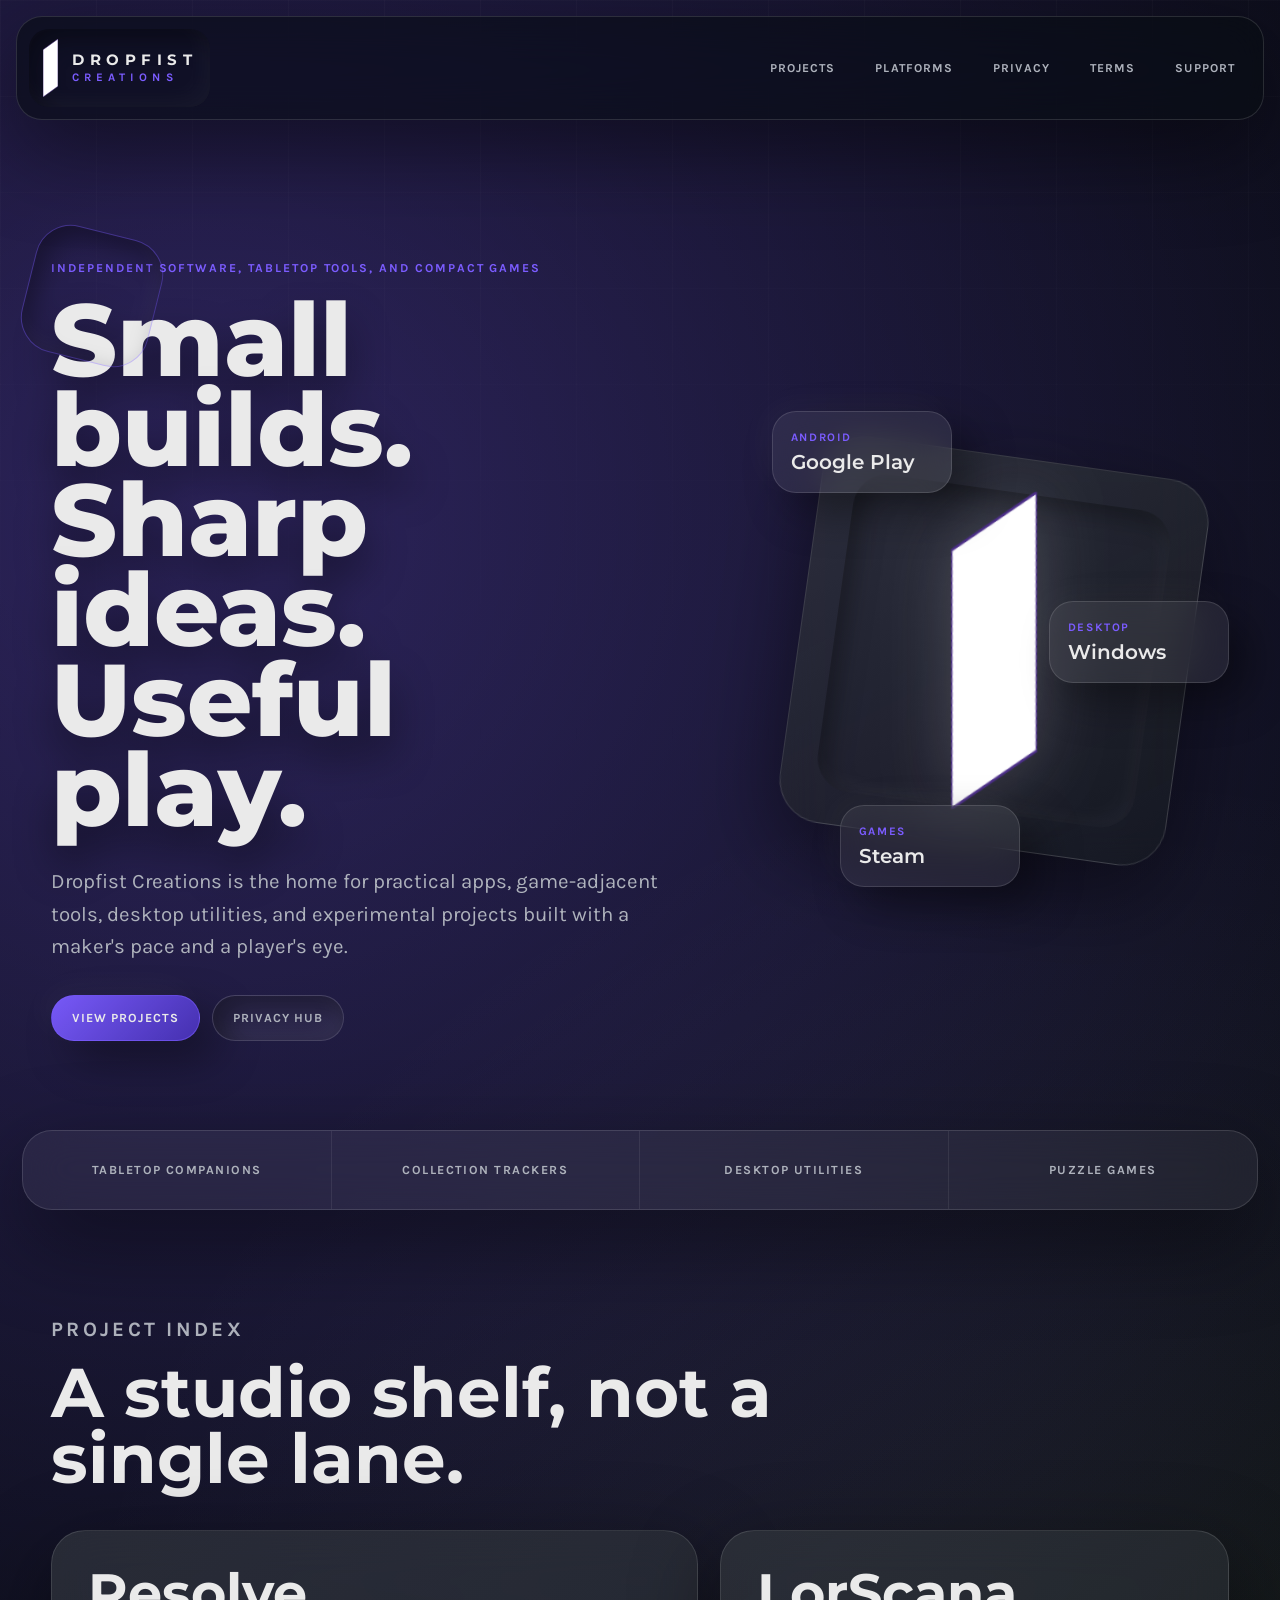
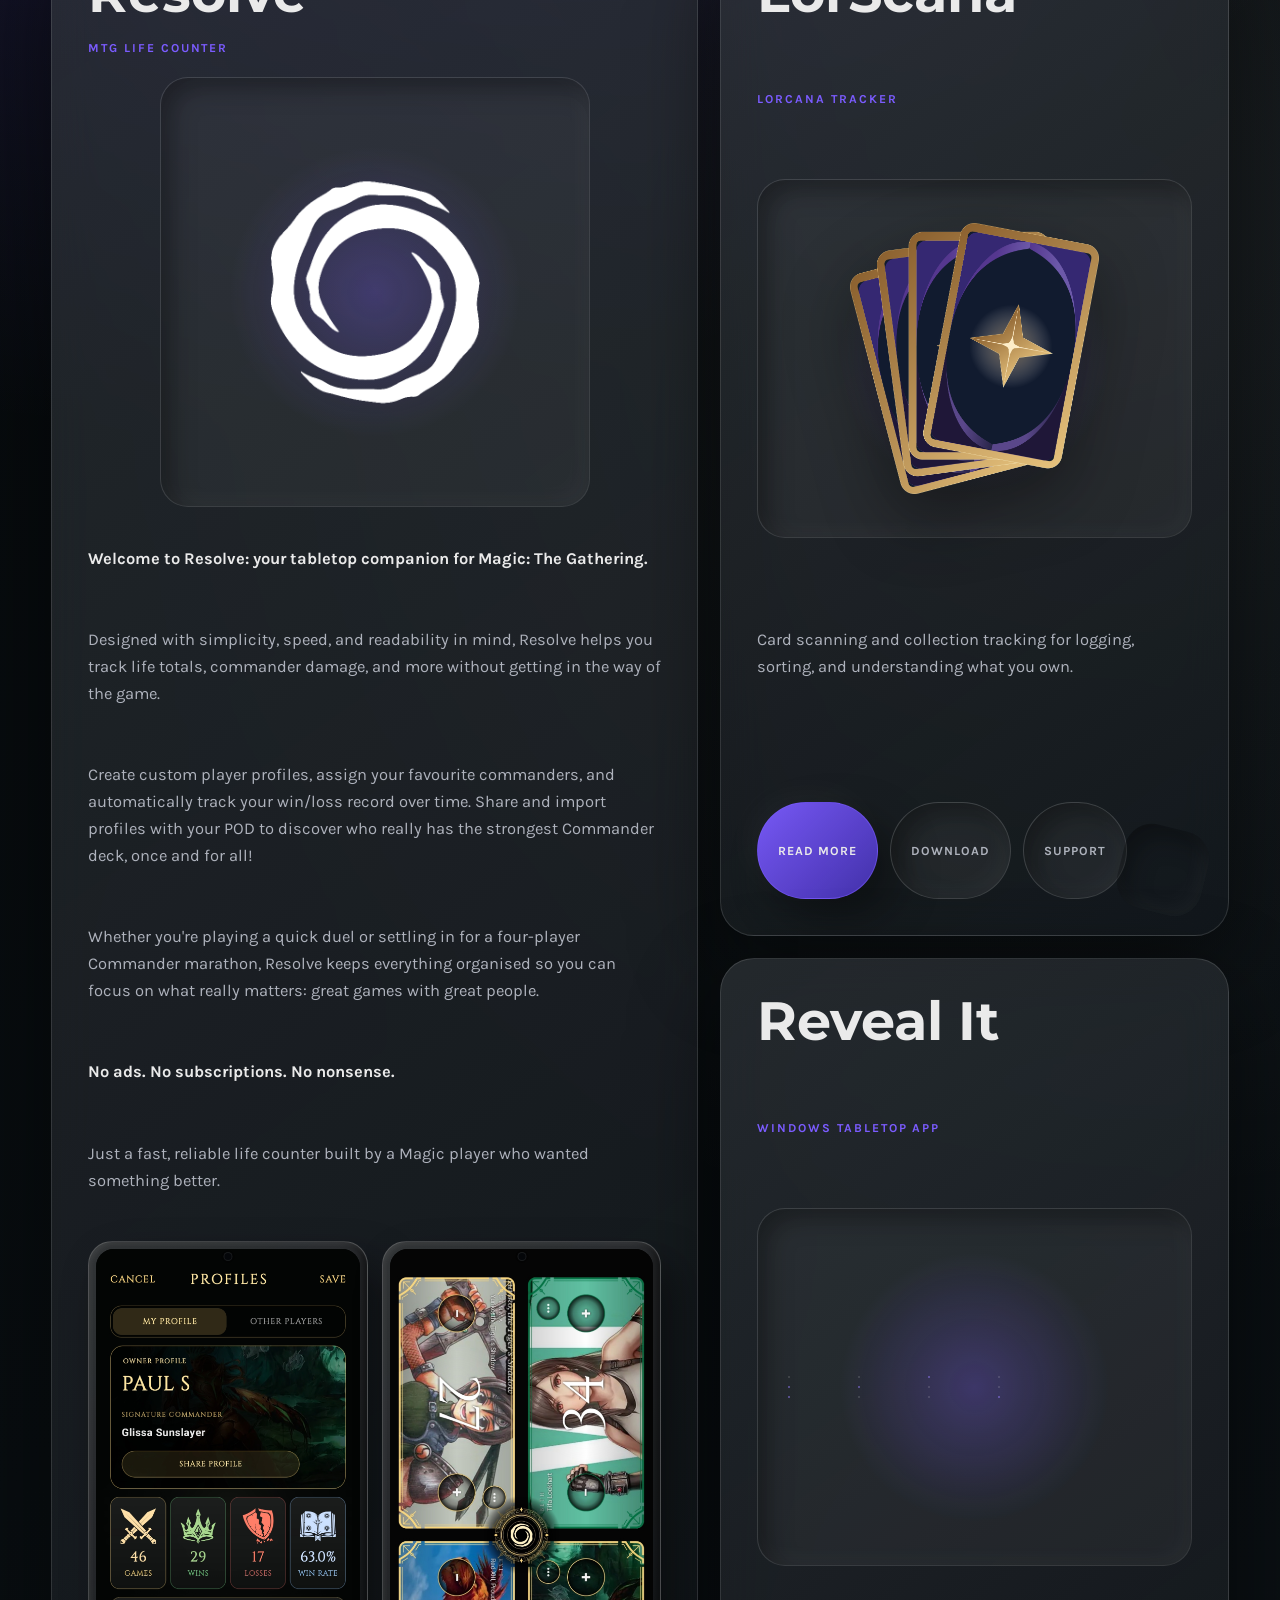
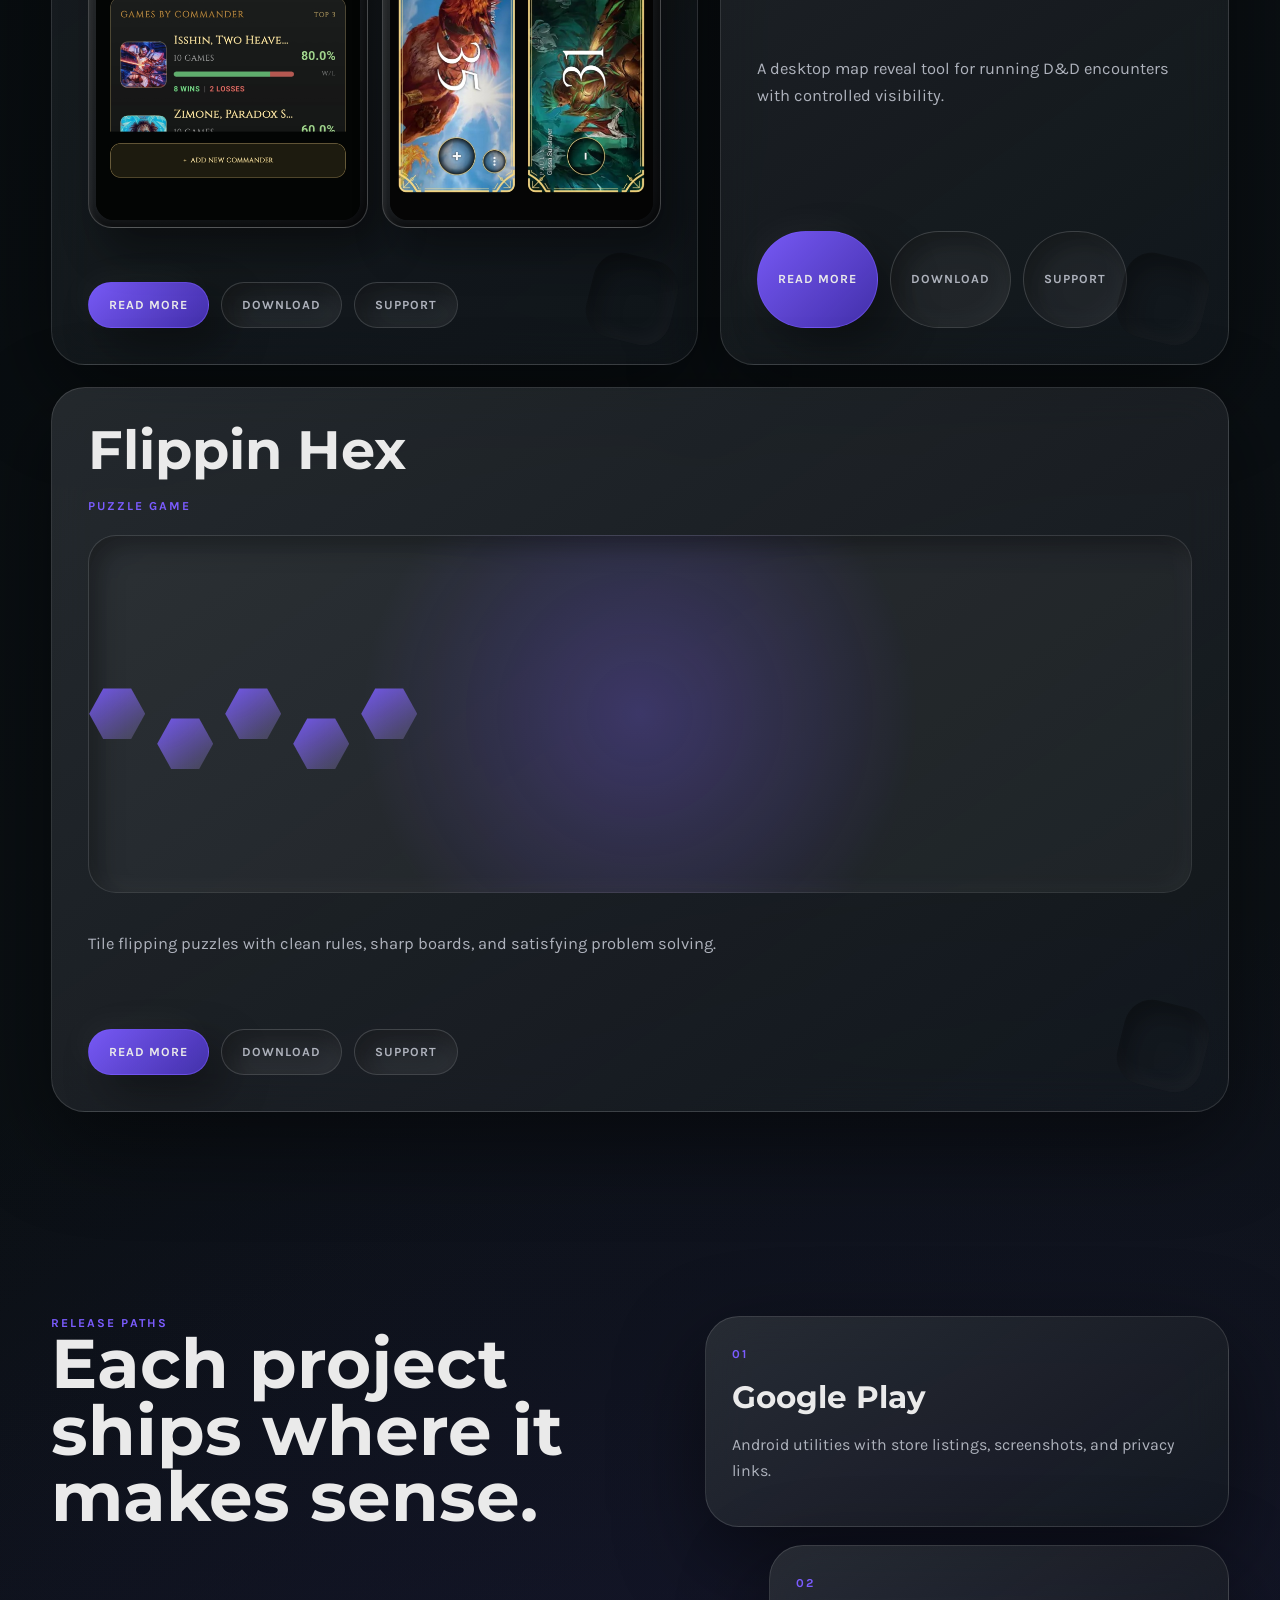
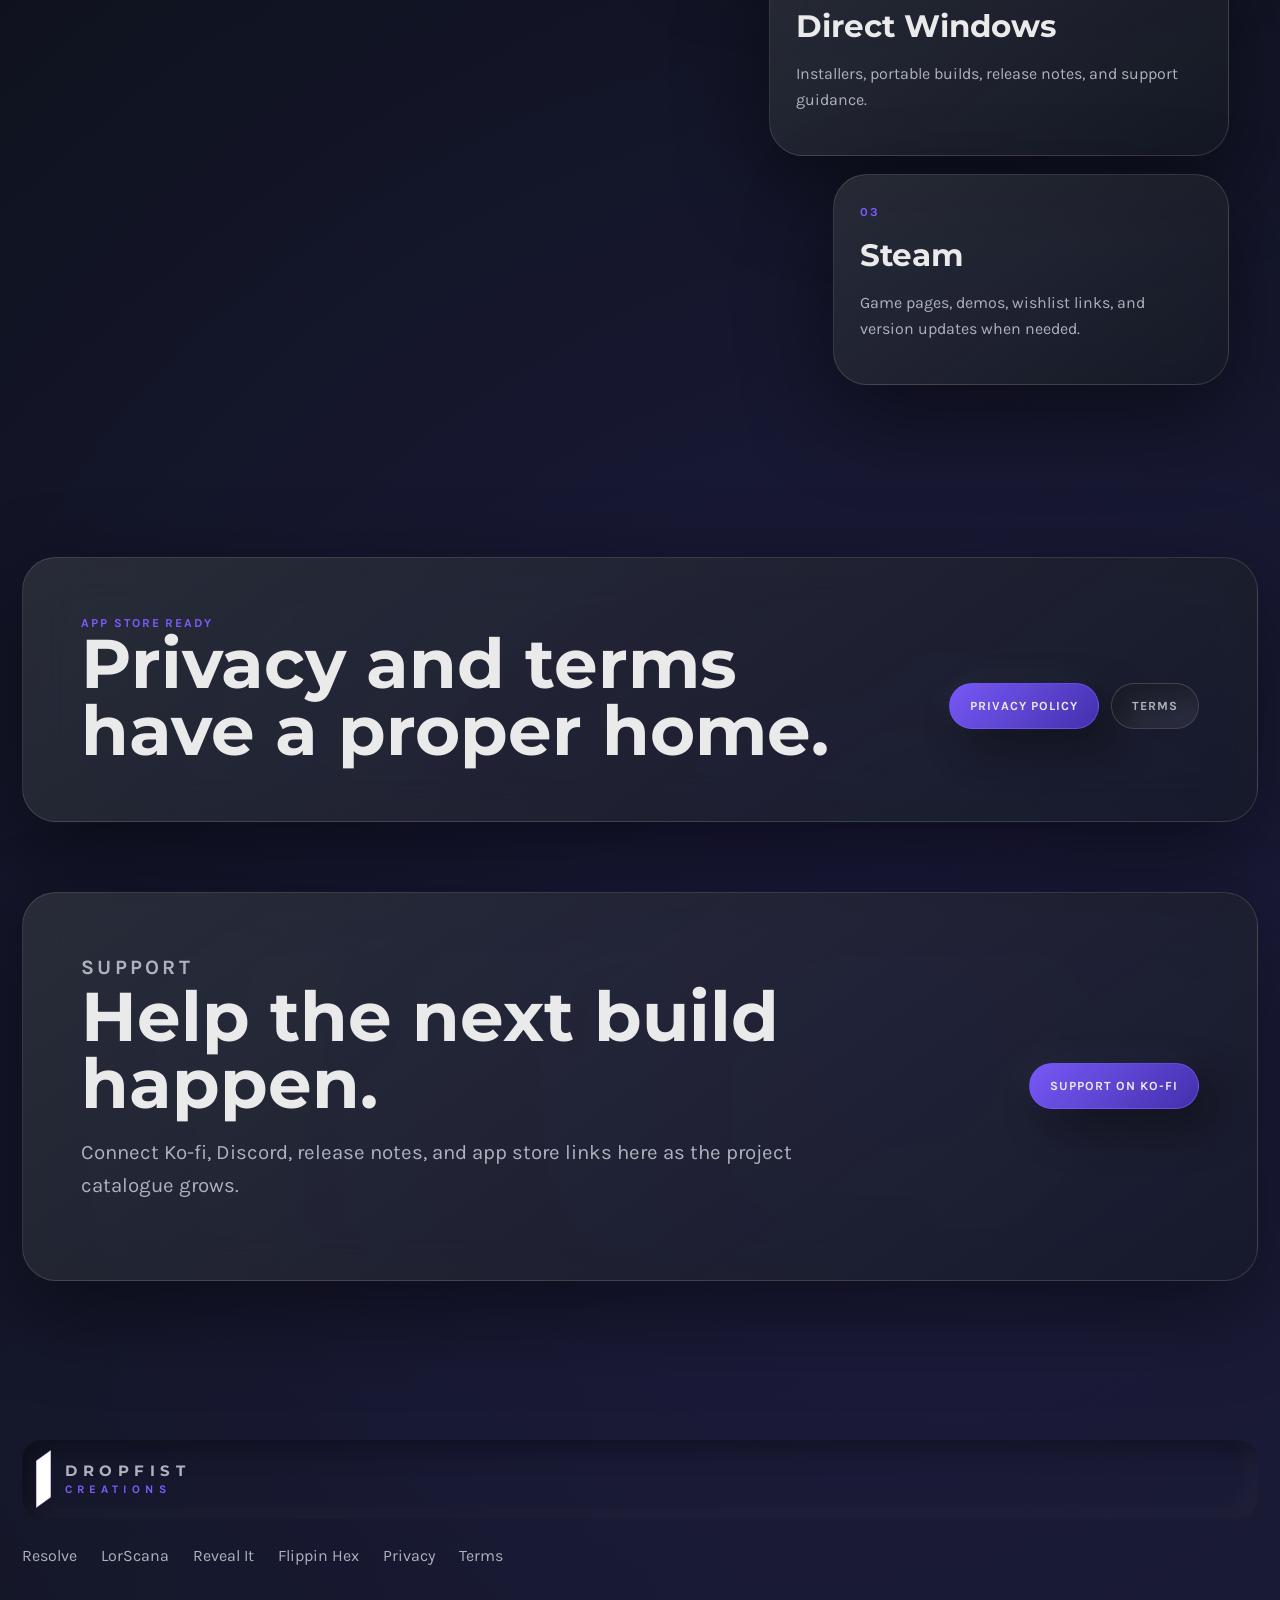
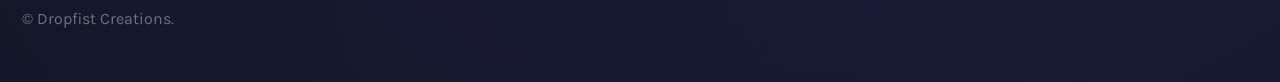
<file: index.html>
<!DOCTYPE html>
<html lang="en">
<head>
  <meta charset="UTF-8" />
  <meta name="viewport" content="width=device-width, initial-scale=1.0" />
  <meta name="description" content="Dropfist Creations builds tabletop apps, collection tools, desktop utilities, and games." />
  <title>Dropfist Creations | Apps, Tools & Playable Ideas</title>
  <link rel="preconnect" href="https://fonts.googleapis.com" />
  <link rel="preconnect" href="https://fonts.gstatic.com" crossorigin />
  <link href="https://fonts.googleapis.com/css2?family=Karla:wght@400;500;600;700&family=Montserrat:wght@500;600;700;800&display=swap" rel="stylesheet" />
  <link rel="stylesheet" href="styles.css" />
</head>
<body>
  <header class="site-header">
    <a class="brand" href="index.html#top" aria-label="Dropfist Creations home">
      <img src="assets/dropfist-creations-logo.svg" alt="" />
      <span><strong>Dropfist</strong><small>Creations</small></span>
    </a>
    <nav class="desktop-nav" aria-label="Main navigation">
      <a href="#work">Projects</a>
      <a href="#release-paths">Platforms</a>
      <a href="privacy.html">Privacy</a>
      <a href="terms.html">Terms</a>
      <a href="#support">Support</a>
    </nav>
    <details class="mobile-nav">
      <summary aria-label="Open navigation"><span></span><span></span><span></span></summary>
      <div>
        <a href="#work">Projects</a>
        <a href="#release-paths">Platforms</a>
        <a href="privacy.html">Privacy</a>
        <a href="terms.html">Terms</a>
        <a href="#support">Support</a>
      </div>
    </details>
  </header>

  <main id="top">
    <section class="hero">
      <div class="hero-copy">
        <p class="eyebrow">Independent software, tabletop tools, and compact games</p>
        <h1>Small builds. Sharp ideas. Useful play.</h1>
        <p>
          Dropfist Creations is the home for practical apps, game-adjacent tools,
          desktop utilities, and experimental projects built with a maker's pace
          and a player's eye.
        </p>
        <div class="hero-actions">
          <a class="button" href="#work">View Projects</a>
          <a class="button secondary" href="privacy.html">Privacy Hub</a>
        </div>
      </div>
      <div class="hero-mark" aria-hidden="true">
        <div class="mark-orbit">
          <img src="assets/dropfist-creations-logo.svg" alt="" />
        </div>
        <div class="signal-card one"><span>Android</span><strong>Google Play</strong></div>
        <div class="signal-card two"><span>Desktop</span><strong>Windows</strong></div>
        <div class="signal-card three"><span>Games</span><strong>Steam</strong></div>
      </div>
    </section>

    <section class="ticker" aria-label="Project categories">
      <span>Tabletop companions</span>
      <span>Collection trackers</span>
      <span>Desktop utilities</span>
      <span>Puzzle games</span>
    </section>

    <section id="work" class="section">
      <div class="section-head">
        <p class="eyebrow">Project Index</p>
        <h2>A studio shelf, not a single lane.</h2>
      </div>
      <div class="bento-grid">
        <article class="project-tile feature-tile">
          <h3>Resolve</h3>
          <p class="eyebrow">MTG life counter</p>
          <div class="tile-visual resolve-visual"><img src="assets/resolve-logo.png" alt="" /></div>
          <p><strong>Welcome to Resolve: your tabletop companion for Magic: The Gathering.</strong></p>
          <p>Designed with simplicity, speed, and readability in mind, Resolve helps you track life totals, commander damage, and more without getting in the way of the game.</p>
          <p>Create custom player profiles, assign your favourite commanders, and automatically track your win/loss record over time. Share and import profiles with your POD to discover who really has the strongest Commander deck, once and for all!</p>
          <p>Whether you're playing a quick duel or settling in for a four-player Commander marathon, Resolve keeps everything organised so you can focus on what really matters: great games with great people.</p>
          <p><strong>No ads. No subscriptions. No nonsense.</strong></p>
          <p>Just a fast, reliable life counter built by a Magic player who wanted something better.</p>
          <div class="app-shots" aria-label="Resolve app screenshots">
            <figure class="phone-frame">
              <img src="assets/resolve-screens/resolve-001.png" alt="Resolve profile screen" />
            </figure>
            <figure class="phone-frame">
              <img src="assets/resolve-screens/resolve-006.png" alt="Resolve four player game screen" />
            </figure>
          </div>
          <div class="tile-actions">
            <a href="resolve.html">Read More</a>
            <a href="resolve.html#downloads">Download</a>
            <a href="https://ko-fi.com/dropfistcreations" target="_blank" rel="noopener noreferrer">Support</a>
          </div>
        </article>

        <article class="project-tile scan-tile">
          <h3>LorScana</h3>
          <p class="eyebrow">Lorcana tracker</p>
          <div class="tile-visual lorscana-visual"><img src="assets/lorscana-logo.png" alt="" /></div>
          <p>Card scanning and collection tracking for logging, sorting, and understanding what you own.</p>
          <div class="tile-actions">
            <a href="lorscana.html">Read More</a>
            <a href="lorscana.html#downloads">Download</a>
            <a href="https://ko-fi.com/dropfistcreations" target="_blank" rel="noopener noreferrer">Support</a>
          </div>
        </article>

        <article class="project-tile map-tile">
          <h3>Reveal It</h3>
          <p class="eyebrow">Windows tabletop app</p>
          <div class="map-board" aria-hidden="true">
            <span></span><span></span><span></span><span></span>
            <span></span><span></span><span></span><span></span>
            <span></span><span></span><span></span><span></span>
          </div>
          <p>A desktop map reveal tool for running D&D encounters with controlled visibility.</p>
          <div class="tile-actions">
            <a href="reveal-it.html">Read More</a>
            <a href="reveal-it.html#downloads">Download</a>
            <a href="https://ko-fi.com/dropfistcreations" target="_blank" rel="noopener noreferrer">Support</a>
          </div>
        </article>

        <article class="project-tile hex-tile">
          <h3>Flippin Hex</h3>
          <p class="eyebrow">Puzzle game</p>
          <div class="hex-cluster" aria-hidden="true"><span></span><span></span><span></span><span></span><span></span></div>
          <p>Tile flipping puzzles with clean rules, sharp boards, and satisfying problem solving.</p>
          <div class="tile-actions">
            <a href="flippin-hex.html">Read More</a>
            <a href="flippin-hex.html#downloads">Download</a>
            <a href="https://ko-fi.com/dropfistcreations" target="_blank" rel="noopener noreferrer">Support</a>
          </div>
        </article>
      </div>
    </section>

    <section id="release-paths" class="section release-section">
      <div>
        <p class="eyebrow">Release Paths</p>
        <h2>Each project ships where it makes sense.</h2>
      </div>
      <div class="release-river">
        <article><span>01</span><h3>Google Play</h3><p>Android utilities with store listings, screenshots, and privacy links.</p></article>
        <article><span>02</span><h3>Direct Windows</h3><p>Installers, portable builds, release notes, and support guidance.</p></article>
        <article><span>03</span><h3>Steam</h3><p>Game pages, demos, wishlist links, and version updates when needed.</p></article>
      </div>
    </section>

    <section id="legal" class="section legal-strip">
      <div>
        <p class="eyebrow">App Store Ready</p>
        <h2>Privacy and terms have a proper home.</h2>
      </div>
      <div class="legal-actions">
        <a href="privacy.html">Privacy Policy</a>
        <a href="terms.html">Terms</a>
      </div>
    </section>

    <section id="support" class="support-panel">
      <div>
        <p class="eyebrow">Support</p>
        <h2>Help the next build happen.</h2>
        <p>Connect Ko-fi, Discord, release notes, and app store links here as the project catalogue grows.</p>
      </div>
      <a class="button" href="https://ko-fi.com/dropfistcreations" target="_blank" rel="noopener noreferrer">Support On Ko-fi</a>
    </section>
  </main>

  <footer class="site-footer">
    <a class="brand" href="#top" aria-label="Dropfist Creations home">
      <img src="assets/dropfist-creations-logo.svg" alt="" />
      <span><strong>Dropfist</strong><small>Creations</small></span>
    </a>
    <nav aria-label="Footer navigation">
      <a href="resolve.html">Resolve</a>
      <a href="lorscana.html">LorScana</a>
      <a href="reveal-it.html">Reveal It</a>
      <a href="flippin-hex.html">Flippin Hex</a>
      <a href="privacy.html">Privacy</a>
      <a href="terms.html">Terms</a>
    </nav>
    <p>&copy; Dropfist Creations.</p>
  </footer>
</body>
</html>
</file>
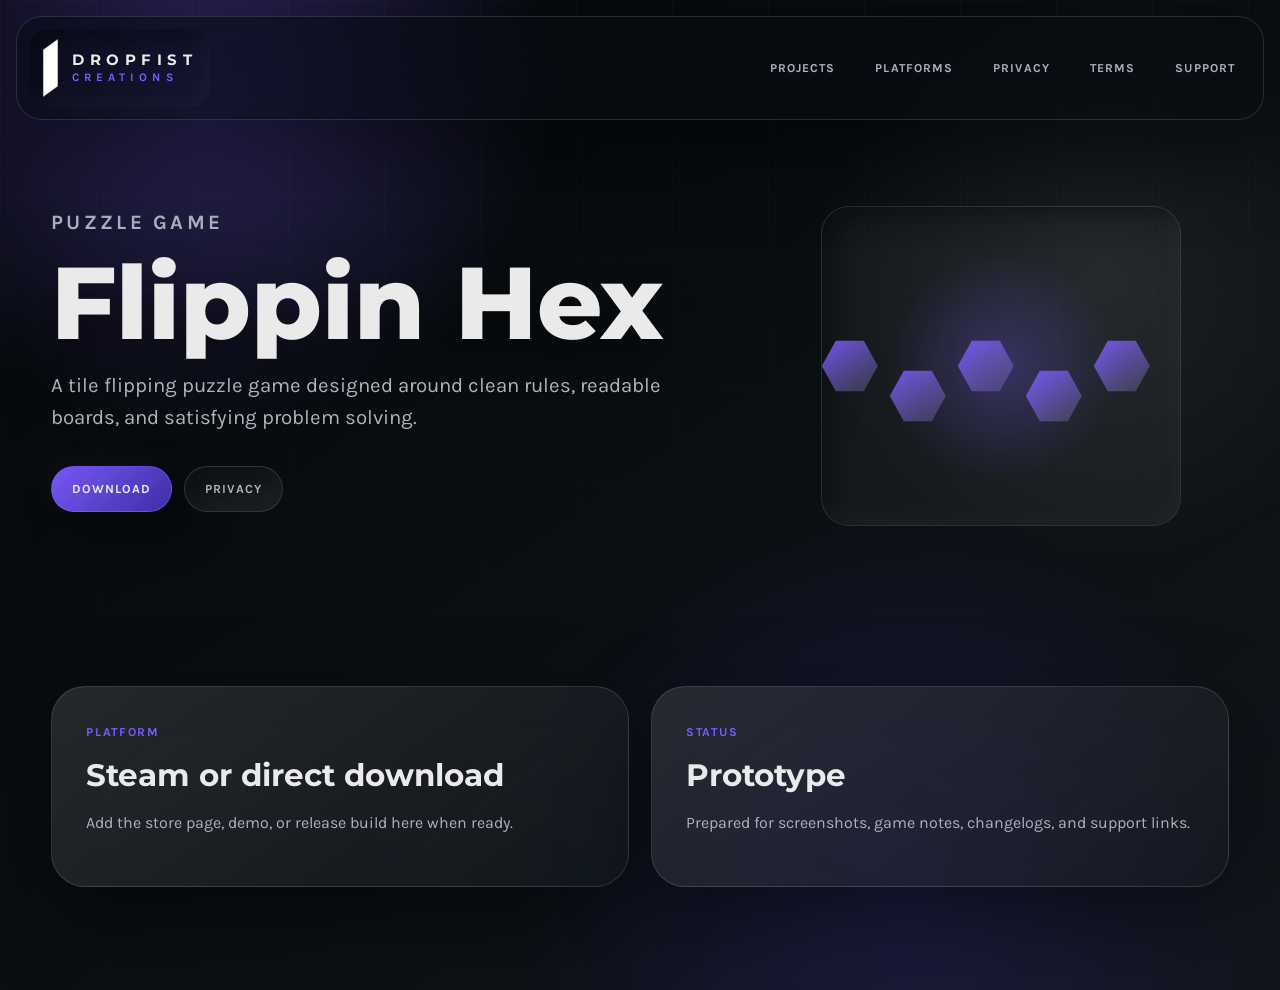
<file: flippin-hex.html>
<!DOCTYPE html>
<html lang="en">
<head>
  <meta charset="UTF-8" />
  <meta name="viewport" content="width=device-width, initial-scale=1.0" />
  <meta name="description" content="Flippin Hex is a Dropfist Creations tile flipping puzzle game." />
  <title>Flippin Hex | Dropfist Creations</title>
  <link rel="preconnect" href="https://fonts.googleapis.com" />
  <link rel="preconnect" href="https://fonts.gstatic.com" crossorigin />
  <link href="https://fonts.googleapis.com/css2?family=Karla:wght@400;500;600;700&family=Montserrat:wght@500;600;700;800&display=swap" rel="stylesheet" />
  <link rel="stylesheet" href="styles.css" />
</head>
<body>
  <header class="site-header">
    <a class="brand" href="index.html#top" aria-label="Dropfist Creations home"><img src="assets/dropfist-creations-logo.svg" alt="" /><span><strong>Dropfist</strong><small>Creations</small></span></a>
    <nav class="desktop-nav" aria-label="Main navigation"><a href="index.html#work">Projects</a><a href="index.html#release-paths">Platforms</a><a href="privacy.html">Privacy</a><a href="terms.html">Terms</a><a href="index.html#support">Support</a></nav>
    <details class="mobile-nav"><summary aria-label="Open navigation"><span></span><span></span><span></span></summary><div><a href="index.html#work">Projects</a><a href="index.html#release-paths">Platforms</a><a href="privacy.html">Privacy</a><a href="terms.html">Terms</a><a href="index.html#support">Support</a></div></details>
  </header>
  <main>
    <section class="page-hero">
      <div>
        <p class="eyebrow">Puzzle game</p>
        <h1>Flippin Hex</h1>
        <p>A tile flipping puzzle game designed around clean rules, readable boards, and satisfying problem solving.</p>
        <div class="hero-actions"><a class="button" href="#downloads">Download</a><a class="button secondary" href="privacy.html#flippin-hex">Privacy</a></div>
      </div>
      <div class="page-visual hex-cluster" aria-hidden="true"><span></span><span></span><span></span><span></span><span></span></div>
    </section>
    <section id="downloads" class="section info-grid">
      <article class="info-card"><span>Platform</span><h2>Steam or direct download</h2><p>Add the store page, demo, or release build here when ready.</p></article>
      <article class="info-card"><span>Status</span><h2>Prototype</h2><p>Prepared for screenshots, game notes, changelogs, and support links.</p></article>
    </section>
  </main>
</body>
</html>
</file>
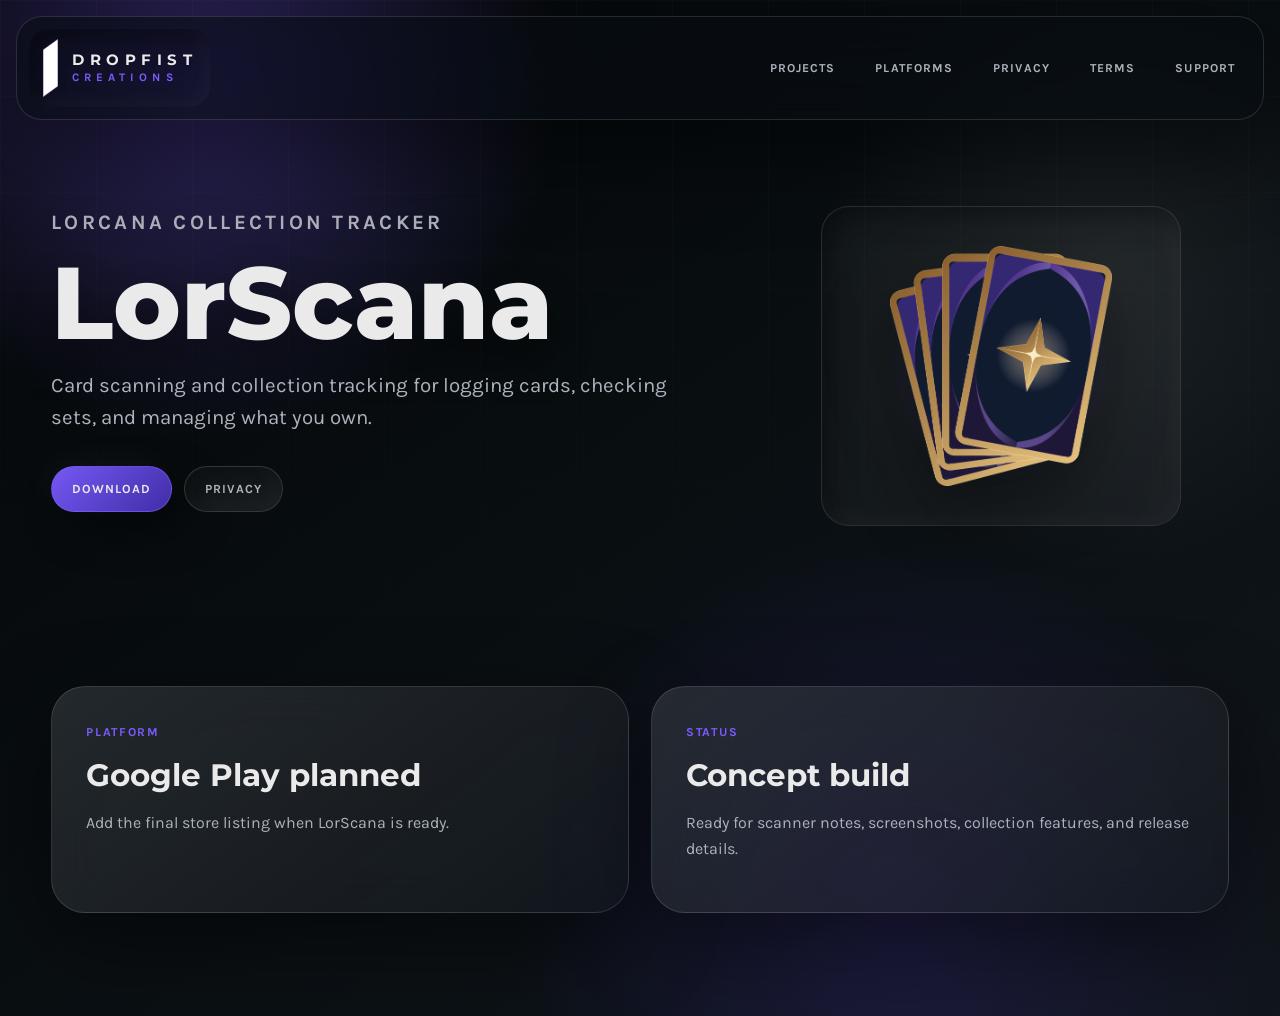
<file: lorscana.html>
<!DOCTYPE html>
<html lang="en">
<head>
  <meta charset="UTF-8" />
  <meta name="viewport" content="width=device-width, initial-scale=1.0" />
  <meta name="description" content="LorScana is a Dropfist Creations Lorcana scanner and collection tracker." />
  <title>LorScana | Dropfist Creations</title>
  <link rel="preconnect" href="https://fonts.googleapis.com" />
  <link rel="preconnect" href="https://fonts.gstatic.com" crossorigin />
  <link href="https://fonts.googleapis.com/css2?family=Karla:wght@400;500;600;700&family=Montserrat:wght@500;600;700;800&display=swap" rel="stylesheet" />
  <link rel="stylesheet" href="styles.css" />
</head>
<body>
  <header class="site-header">
    <a class="brand" href="index.html#top" aria-label="Dropfist Creations home"><img src="assets/dropfist-creations-logo.svg" alt="" /><span><strong>Dropfist</strong><small>Creations</small></span></a>
    <nav class="desktop-nav" aria-label="Main navigation"><a href="index.html#work">Projects</a><a href="index.html#release-paths">Platforms</a><a href="privacy.html">Privacy</a><a href="terms.html">Terms</a><a href="index.html#support">Support</a></nav>
    <details class="mobile-nav"><summary aria-label="Open navigation"><span></span><span></span><span></span></summary><div><a href="index.html#work">Projects</a><a href="index.html#release-paths">Platforms</a><a href="privacy.html">Privacy</a><a href="terms.html">Terms</a><a href="index.html#support">Support</a></div></details>
  </header>
  <main>
    <section class="page-hero">
      <div>
        <p class="eyebrow">Lorcana collection tracker</p>
        <h1>LorScana</h1>
        <p>Card scanning and collection tracking for logging cards, checking sets, and managing what you own.</p>
        <div class="hero-actions"><a class="button" href="#downloads">Download</a><a class="button secondary" href="privacy.html#lorscana">Privacy</a></div>
      </div>
      <div class="page-visual lorscana-visual"><img src="assets/lorscana-logo.png" alt="" /></div>
    </section>
    <section id="downloads" class="section info-grid">
      <article class="info-card"><span>Platform</span><h2>Google Play planned</h2><p>Add the final store listing when LorScana is ready.</p></article>
      <article class="info-card"><span>Status</span><h2>Concept build</h2><p>Ready for scanner notes, screenshots, collection features, and release details.</p></article>
    </section>
  </main>
</body>
</html>
</file>
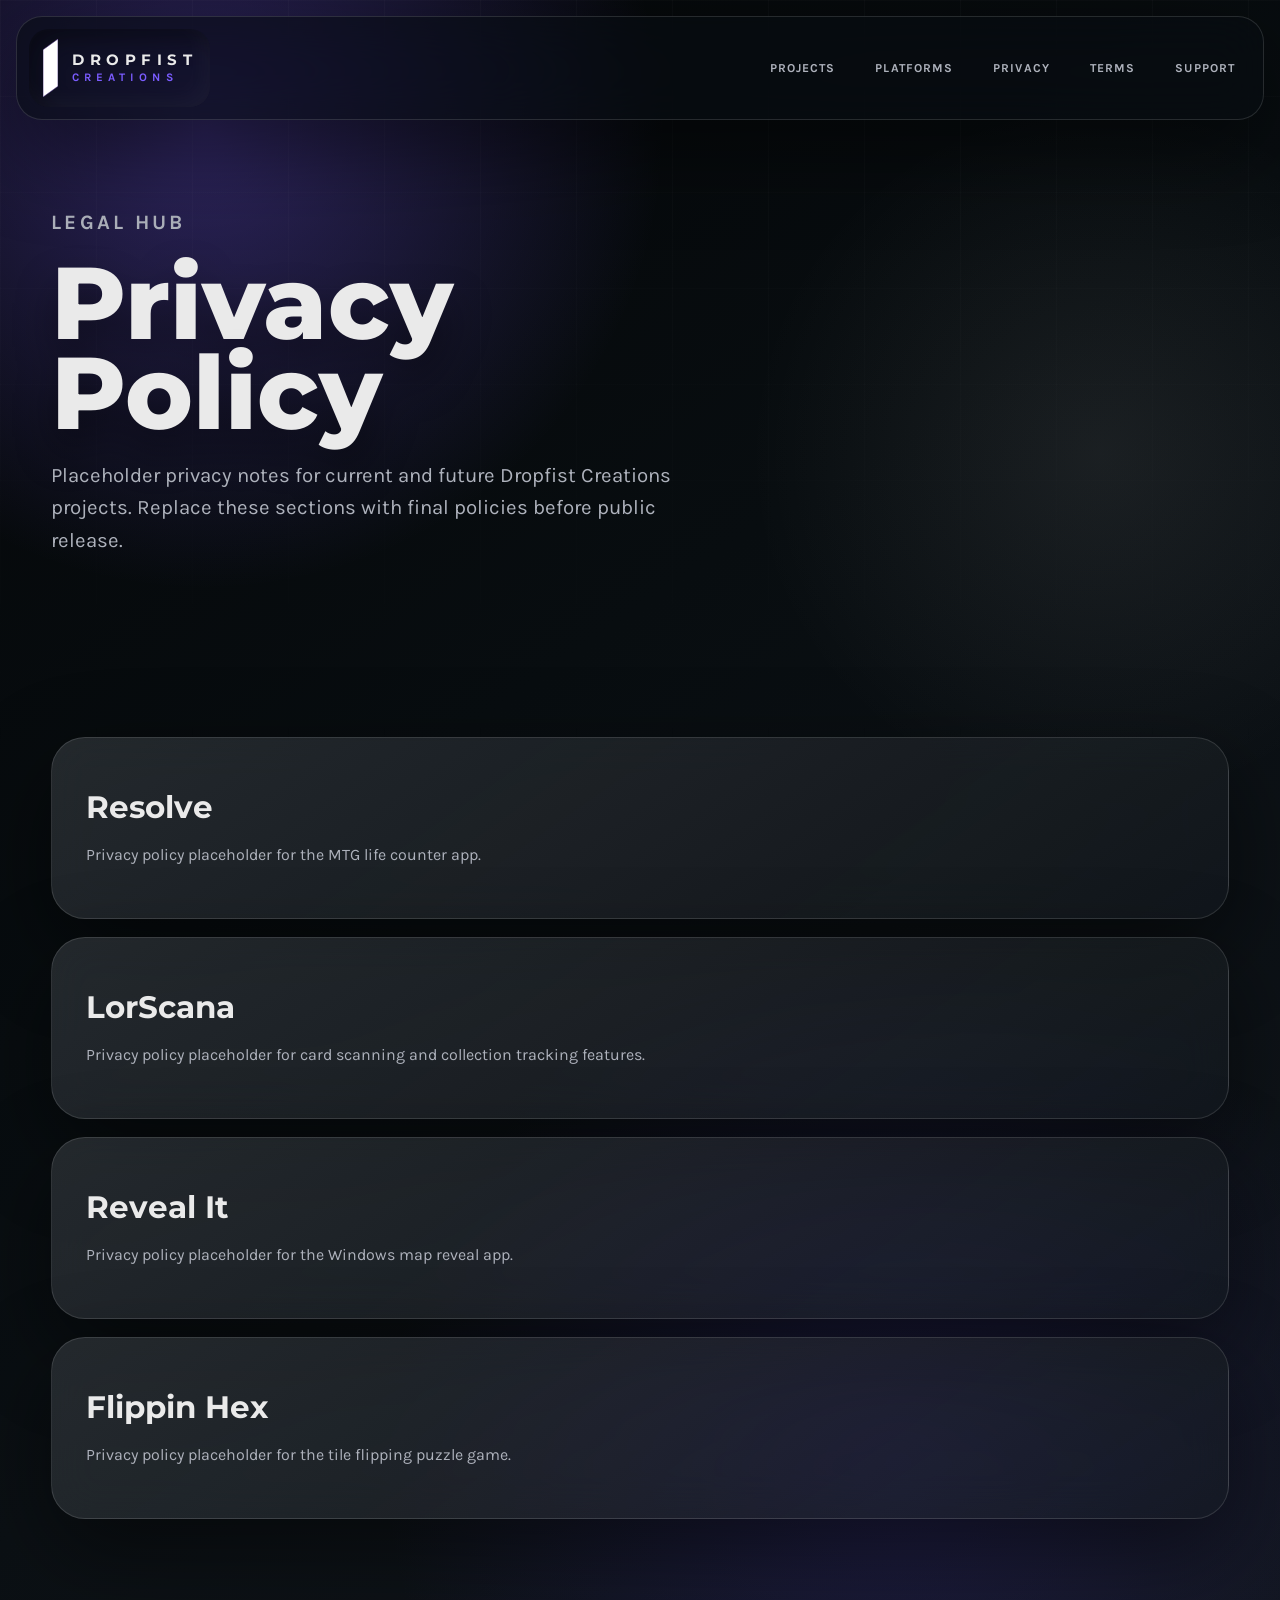
<file: privacy.html>
<!DOCTYPE html>
<html lang="en">
<head>
  <meta charset="UTF-8" />
  <meta name="viewport" content="width=device-width, initial-scale=1.0" />
  <meta name="description" content="Privacy policy hub for Dropfist Creations apps, tools, and games." />
  <title>Privacy Policy | Dropfist Creations</title>
  <link rel="preconnect" href="https://fonts.googleapis.com" />
  <link rel="preconnect" href="https://fonts.gstatic.com" crossorigin />
  <link href="https://fonts.googleapis.com/css2?family=Karla:wght@400;500;600;700&family=Montserrat:wght@500;600;700;800&display=swap" rel="stylesheet" />
  <link rel="stylesheet" href="styles.css" />
</head>
<body>
  <header class="site-header">
    <a class="brand" href="index.html#top" aria-label="Dropfist Creations home"><img src="assets/dropfist-creations-logo.svg" alt="" /><span><strong>Dropfist</strong><small>Creations</small></span></a>
    <nav class="desktop-nav" aria-label="Main navigation"><a href="index.html#work">Projects</a><a href="index.html#release-paths">Platforms</a><a href="privacy.html">Privacy</a><a href="terms.html">Terms</a><a href="index.html#support">Support</a></nav>
    <details class="mobile-nav"><summary aria-label="Open navigation"><span></span><span></span><span></span></summary><div><a href="index.html#work">Projects</a><a href="index.html#release-paths">Platforms</a><a href="privacy.html">Privacy</a><a href="terms.html">Terms</a><a href="index.html#support">Support</a></div></details>
  </header>
  <main>
    <section class="page-hero">
      <div><p class="eyebrow">Legal hub</p><h1>Privacy Policy</h1><p>Placeholder privacy notes for current and future Dropfist Creations projects. Replace these sections with final policies before public release.</p></div>
    </section>
    <section class="section legal-list">
      <article id="resolve" class="info-card"><h2>Resolve</h2><p>Privacy policy placeholder for the MTG life counter app.</p></article>
      <article id="lorscana" class="info-card"><h2>LorScana</h2><p>Privacy policy placeholder for card scanning and collection tracking features.</p></article>
      <article id="reveal-it" class="info-card"><h2>Reveal It</h2><p>Privacy policy placeholder for the Windows map reveal app.</p></article>
      <article id="flippin-hex" class="info-card"><h2>Flippin Hex</h2><p>Privacy policy placeholder for the tile flipping puzzle game.</p></article>
    </section>
  </main>
</body>
</html>
</file>
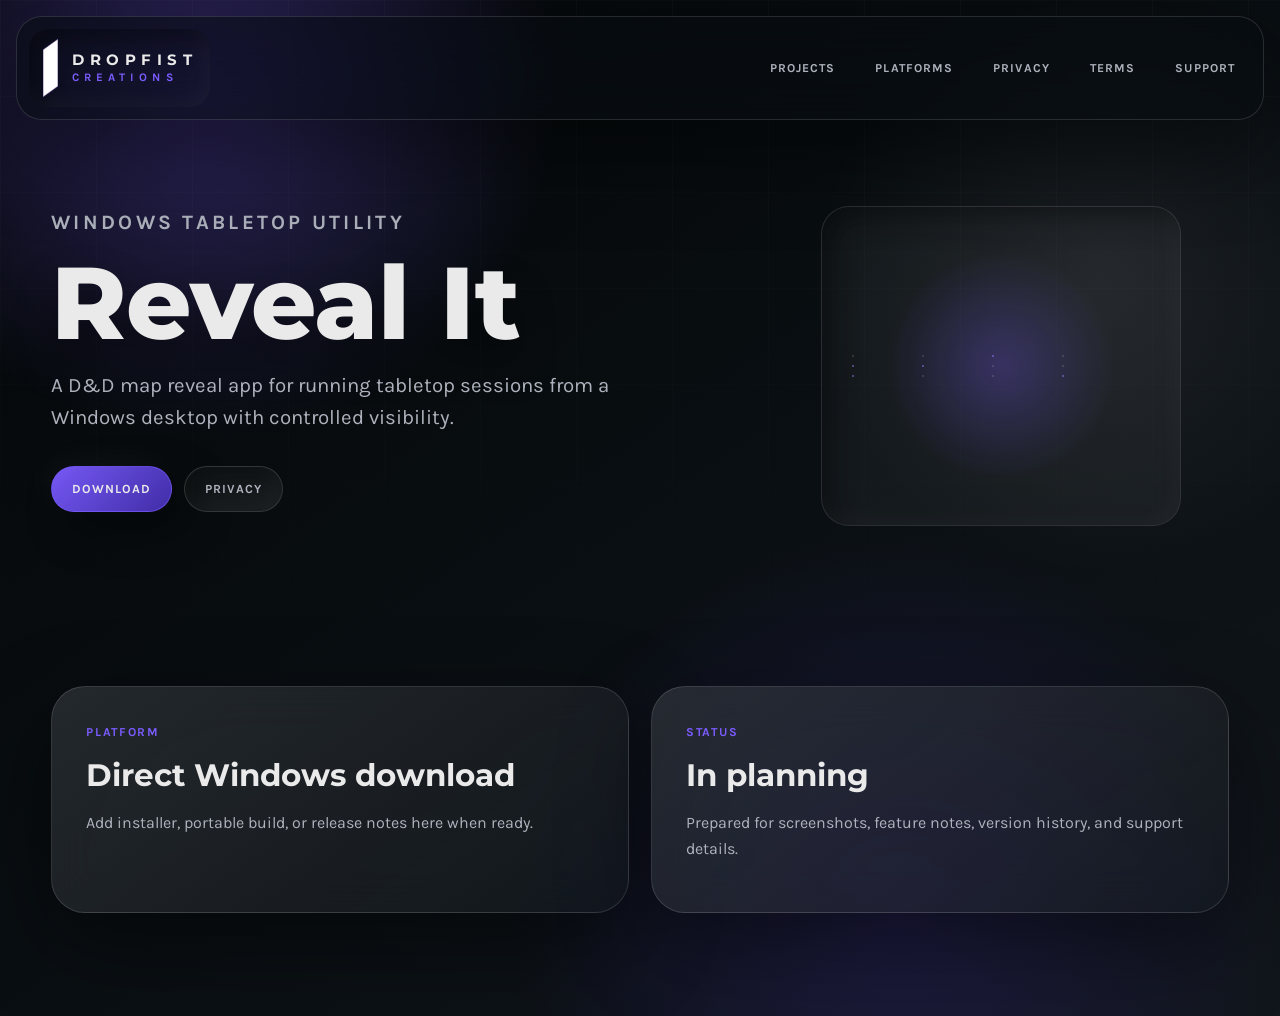
<file: reveal-it.html>
<!DOCTYPE html>
<html lang="en">
<head>
  <meta charset="UTF-8" />
  <meta name="viewport" content="width=device-width, initial-scale=1.0" />
  <meta name="description" content="Reveal It is a Dropfist Creations Windows desktop app for tabletop map reveals." />
  <title>Reveal It | Dropfist Creations</title>
  <link rel="preconnect" href="https://fonts.googleapis.com" />
  <link rel="preconnect" href="https://fonts.gstatic.com" crossorigin />
  <link href="https://fonts.googleapis.com/css2?family=Karla:wght@400;500;600;700&family=Montserrat:wght@500;600;700;800&display=swap" rel="stylesheet" />
  <link rel="stylesheet" href="styles.css" />
</head>
<body>
  <header class="site-header">
    <a class="brand" href="index.html#top" aria-label="Dropfist Creations home"><img src="assets/dropfist-creations-logo.svg" alt="" /><span><strong>Dropfist</strong><small>Creations</small></span></a>
    <nav class="desktop-nav" aria-label="Main navigation"><a href="index.html#work">Projects</a><a href="index.html#release-paths">Platforms</a><a href="privacy.html">Privacy</a><a href="terms.html">Terms</a><a href="index.html#support">Support</a></nav>
    <details class="mobile-nav"><summary aria-label="Open navigation"><span></span><span></span><span></span></summary><div><a href="index.html#work">Projects</a><a href="index.html#release-paths">Platforms</a><a href="privacy.html">Privacy</a><a href="terms.html">Terms</a><a href="index.html#support">Support</a></div></details>
  </header>
  <main>
    <section class="page-hero">
      <div>
        <p class="eyebrow">Windows tabletop utility</p>
        <h1>Reveal It</h1>
        <p>A D&D map reveal app for running tabletop sessions from a Windows desktop with controlled visibility.</p>
        <div class="hero-actions"><a class="button" href="#downloads">Download</a><a class="button secondary" href="privacy.html#reveal-it">Privacy</a></div>
      </div>
      <div class="page-visual map-board" aria-hidden="true"><span></span><span></span><span></span><span></span><span></span><span></span><span></span><span></span><span></span><span></span><span></span><span></span></div>
    </section>
    <section id="downloads" class="section info-grid">
      <article class="info-card"><span>Platform</span><h2>Direct Windows download</h2><p>Add installer, portable build, or release notes here when ready.</p></article>
      <article class="info-card"><span>Status</span><h2>In planning</h2><p>Prepared for screenshots, feature notes, version history, and support details.</p></article>
    </section>
  </main>
</body>
</html>
</file>
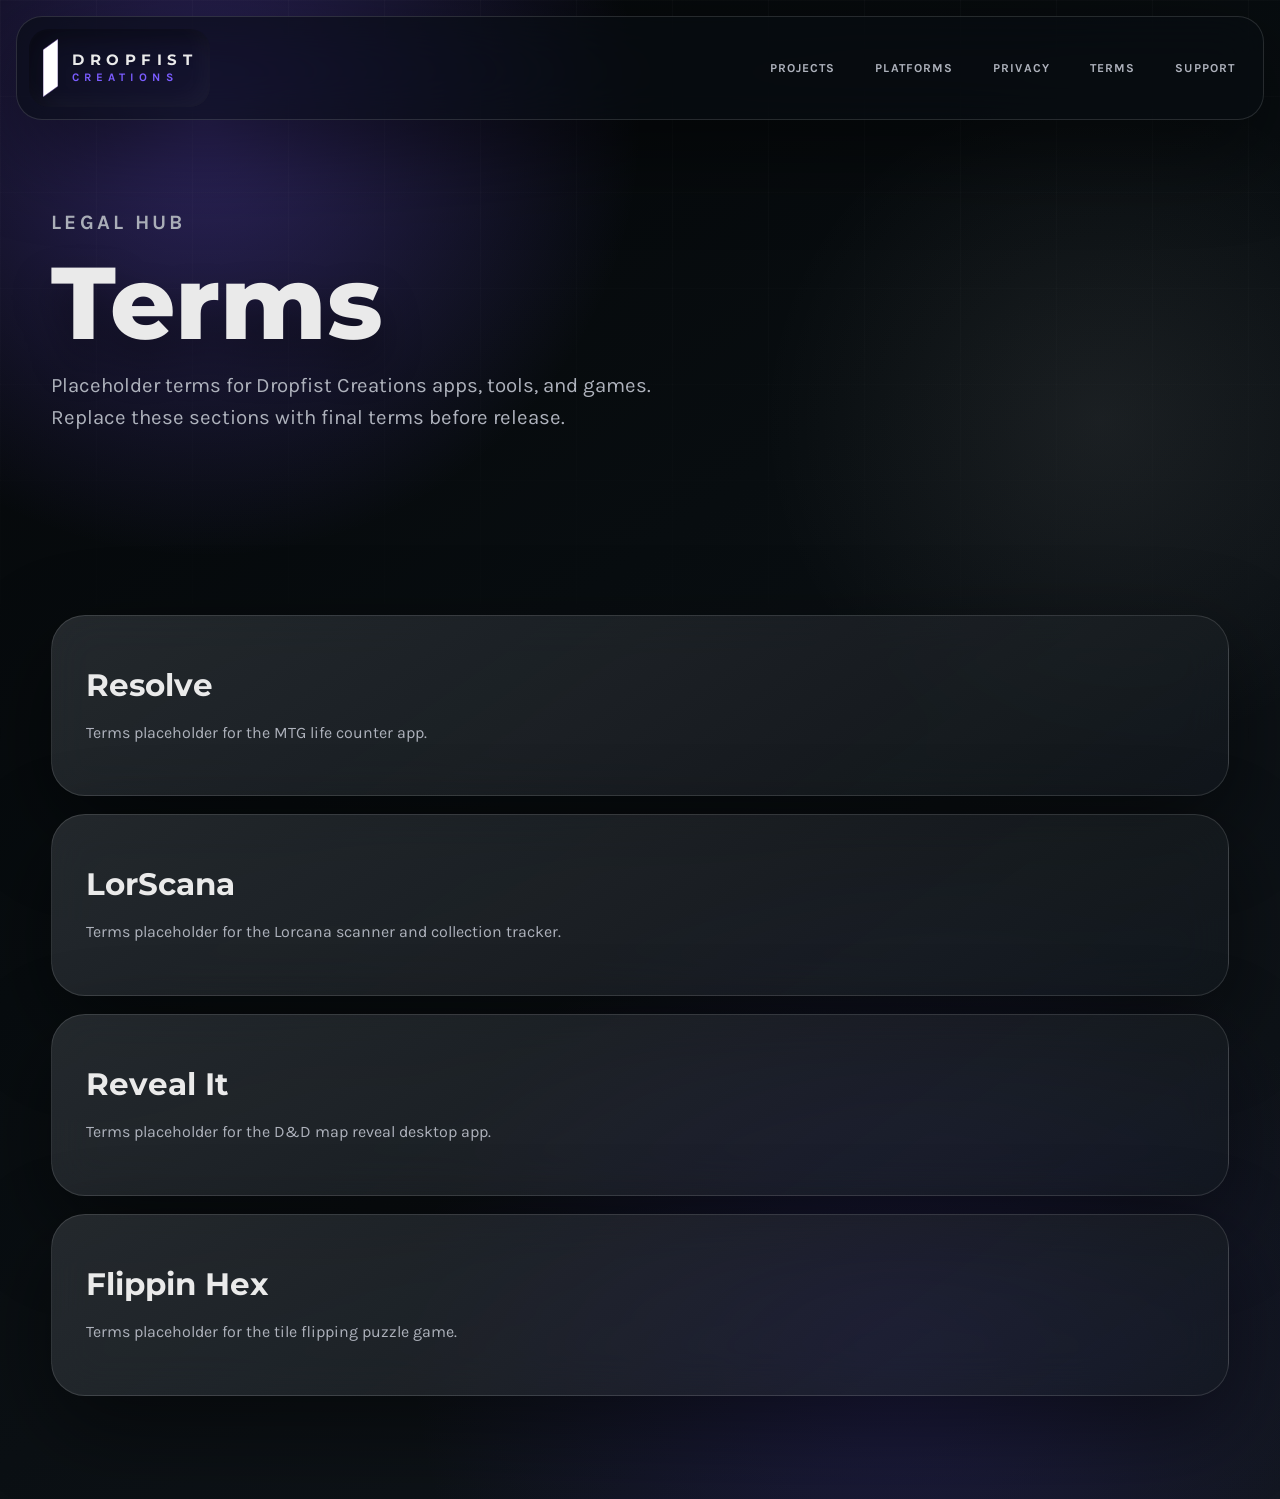
<file: terms.html>
<!DOCTYPE html>
<html lang="en">
<head>
  <meta charset="UTF-8" />
  <meta name="viewport" content="width=device-width, initial-scale=1.0" />
  <meta name="description" content="Terms hub for Dropfist Creations apps, tools, and games." />
  <title>Terms | Dropfist Creations</title>
  <link rel="preconnect" href="https://fonts.googleapis.com" />
  <link rel="preconnect" href="https://fonts.gstatic.com" crossorigin />
  <link href="https://fonts.googleapis.com/css2?family=Karla:wght@400;500;600;700&family=Montserrat:wght@500;600;700;800&display=swap" rel="stylesheet" />
  <link rel="stylesheet" href="styles.css" />
</head>
<body>
  <header class="site-header">
    <a class="brand" href="index.html#top" aria-label="Dropfist Creations home"><img src="assets/dropfist-creations-logo.svg" alt="" /><span><strong>Dropfist</strong><small>Creations</small></span></a>
    <nav class="desktop-nav" aria-label="Main navigation"><a href="index.html#work">Projects</a><a href="index.html#release-paths">Platforms</a><a href="privacy.html">Privacy</a><a href="terms.html">Terms</a><a href="index.html#support">Support</a></nav>
    <details class="mobile-nav"><summary aria-label="Open navigation"><span></span><span></span><span></span></summary><div><a href="index.html#work">Projects</a><a href="index.html#release-paths">Platforms</a><a href="privacy.html">Privacy</a><a href="terms.html">Terms</a><a href="index.html#support">Support</a></div></details>
  </header>
  <main>
    <section class="page-hero">
      <div><p class="eyebrow">Legal hub</p><h1>Terms</h1><p>Placeholder terms for Dropfist Creations apps, tools, and games. Replace these sections with final terms before release.</p></div>
    </section>
    <section class="section legal-list">
      <article id="resolve" class="info-card"><h2>Resolve</h2><p>Terms placeholder for the MTG life counter app.</p></article>
      <article id="lorscana" class="info-card"><h2>LorScana</h2><p>Terms placeholder for the Lorcana scanner and collection tracker.</p></article>
      <article id="reveal-it" class="info-card"><h2>Reveal It</h2><p>Terms placeholder for the D&D map reveal desktop app.</p></article>
      <article id="flippin-hex" class="info-card"><h2>Flippin Hex</h2><p>Terms placeholder for the tile flipping puzzle game.</p></article>
    </section>
  </main>
</body>
</html>
</file>
<file: styles.css>
* {
  box-sizing: border-box;
}

:root {
  --ink: #05070a;
  --black: #080d10;
  --charcoal: #151820;
  --white: #eaeaea;
  --muted: #aeb2bc;
  --dim: #6d7280;
  --purple: #7b5cff;
  --purple-dark: #4d35c8;
  --line: rgba(234, 234, 234, 0.14);
  --glass: rgba(255, 255, 255, 0.07);
  --glass-strong: rgba(255, 255, 255, 0.11);
  --shadow: 0 30px 90px rgba(0, 0, 0, 0.48);
  --soft: 18px 18px 44px rgba(0, 0, 0, 0.38), -10px -10px 34px rgba(255, 255, 255, 0.035);
  --inset: inset 10px 10px 24px rgba(0, 0, 0, 0.34), inset -8px -8px 22px rgba(255, 255, 255, 0.04);
}

html {
  scroll-behavior: smooth;
}

body {
  margin: 0;
  min-height: 100vh;
  color: var(--white);
  background:
    radial-gradient(circle at 16% 8%, rgba(123, 92, 255, 0.34), transparent 25%),
    radial-gradient(circle at 86% 28%, rgba(234, 234, 234, 0.08), transparent 22%),
    radial-gradient(circle at 70% 90%, rgba(77, 53, 200, 0.22), transparent 30%),
    linear-gradient(145deg, #040608, var(--black) 42%, #11161c);
  font-family: "Karla", "Segoe UI", sans-serif;
}

body::before {
  position: fixed;
  inset: 0;
  z-index: -1;
  content: "";
  background:
    linear-gradient(90deg, rgba(234, 234, 234, 0.032) 1px, transparent 1px),
    linear-gradient(180deg, rgba(234, 234, 234, 0.024) 1px, transparent 1px);
  background-size: 96px 96px;
  mask-image: linear-gradient(180deg, rgba(0, 0, 0, 0.9), transparent 88%);
  pointer-events: none;
}

a {
  color: inherit;
}

a:focus-visible,
summary:focus-visible {
  outline: 2px solid var(--purple);
  outline-offset: 5px;
}

h1,
h2,
h3,
p {
  overflow-wrap: break-word;
}

.site-header {
  position: sticky;
  top: 16px;
  z-index: 50;
  display: flex;
  align-items: center;
  justify-content: space-between;
  gap: 22px;
  width: min(calc(100% - 32px), 1380px);
  margin: 16px auto 0;
  padding: 12px;
  border: 1px solid var(--line);
  border-radius: 26px;
  background: rgba(9, 13, 17, 0.66);
  box-shadow: var(--shadow);
  backdrop-filter: blur(24px) saturate(135%);
}

.brand {
  display: inline-flex;
  align-items: center;
  gap: 13px;
  min-width: 0;
  padding: 10px 13px;
  border-radius: 20px;
  text-decoration: none;
  box-shadow: var(--inset);
}

.brand img {
  width: 17px;
  height: 58px;
  object-fit: contain;
}

.brand span {
  display: grid;
  gap: 5px;
  min-width: 0;
  text-transform: uppercase;
  line-height: 1;
}

.brand strong {
  font-family: "Montserrat", "Segoe UI", sans-serif;
  font-size: clamp(0.8rem, 1.2vw, 1rem);
  letter-spacing: 0.36em;
}

.brand small {
  color: var(--purple);
  font-size: clamp(0.58rem, 0.9vw, 0.76rem);
  font-weight: 700;
  letter-spacing: 0.44em;
}

.desktop-nav {
  display: flex;
  align-items: center;
  gap: 8px;
  color: var(--muted);
  font-size: 0.76rem;
  font-weight: 700;
  letter-spacing: 0.09em;
  text-transform: uppercase;
}

.desktop-nav a,
.mobile-nav a {
  text-decoration: none;
}

.desktop-nav a {
  display: inline-flex;
  align-items: center;
  min-height: 42px;
  padding: 0 15px;
  border: 1px solid transparent;
  border-radius: 999px;
}

.desktop-nav a:hover {
  color: var(--white);
  border-color: var(--line);
  background: var(--glass);
  box-shadow: var(--inset);
}

.mobile-nav {
  display: none;
}

.hero {
  display: grid;
  grid-template-columns: minmax(0, 0.95fr) minmax(360px, 0.72fr);
  gap: clamp(34px, 7vw, 110px);
  align-items: center;
  width: min(100%, 1500px);
  margin: 0 auto;
  padding: clamp(80px, 11vw, 150px) clamp(22px, 4vw, 58px) clamp(54px, 7vw, 100px);
}

.eyebrow {
  margin: 0;
  color: var(--purple);
  font-size: 0.76rem;
  font-weight: 700;
  letter-spacing: 0.16em;
  text-transform: uppercase;
}

.hero h1,
.page-hero h1 {
  max-width: 930px;
  margin: 20px 0 0;
  font-family: "Montserrat", "Segoe UI", sans-serif;
  font-size: clamp(3.4rem, 8vw, 8.8rem);
  font-weight: 800;
  line-height: 0.88;
  letter-spacing: 0;
  text-shadow: 0 22px 42px rgba(0, 0, 0, 0.46);
}

.hero-copy {
  position: relative;
}

.hero-copy::before {
  position: absolute;
  left: -24px;
  top: -30px;
  width: 128px;
  height: 128px;
  content: "";
  border: 1px solid rgba(123, 92, 255, 0.36);
  border-radius: 36px;
  box-shadow: var(--inset);
  transform: rotate(14deg);
}

.hero-copy > p:not(.eyebrow),
.page-hero p,
.section-head p,
.support-panel p {
  max-width: 730px;
  color: var(--muted);
  font-size: clamp(1.08rem, 1.6vw, 1.45rem);
  line-height: 1.58;
}

.hero-copy > p:not(.eyebrow) {
  margin: 30px 0 0;
}

.button,
.tile-actions a,
.legal-actions a {
  display: inline-flex;
  align-items: center;
  justify-content: center;
  min-height: 46px;
  padding: 0 20px;
  border: 1px solid rgba(123, 92, 255, 0.55);
  border-radius: 999px;
  color: var(--white);
  background: linear-gradient(135deg, rgba(123, 92, 255, 0.96), rgba(77, 53, 200, 0.82));
  box-shadow: var(--soft);
  font-size: 0.78rem;
  font-weight: 700;
  letter-spacing: 0.08em;
  text-decoration: none;
  text-transform: uppercase;
  white-space: nowrap;
  transition: transform 180ms ease, box-shadow 180ms ease;
}

.button:hover,
.tile-actions a:hover,
.legal-actions a:hover {
  transform: translateY(-2px);
}

.button.secondary,
.tile-actions a:not(:first-child),
.legal-actions a:not(:first-child) {
  color: var(--muted);
  border-color: var(--line);
  background: rgba(255, 255, 255, 0.055);
  box-shadow: var(--inset);
}

.hero-actions,
.tile-actions,
.legal-actions {
  display: flex;
  flex-wrap: wrap;
  gap: 12px;
  margin-top: 32px;
}

.hero-mark {
  position: relative;
  min-height: 560px;
}

.mark-orbit {
  position: absolute;
  inset: 50%;
  display: grid;
  place-items: center;
  width: min(78vw, 390px);
  aspect-ratio: 1;
  border: 1px solid var(--line);
  border-radius: 44px;
  background:
    linear-gradient(145deg, rgba(234, 234, 234, 0.12), rgba(234, 234, 234, 0.025)),
    rgba(12, 17, 21, 0.62);
  box-shadow: var(--shadow);
  transform: translate(-50%, -50%) rotate(8deg);
  backdrop-filter: blur(22px);
}

.mark-orbit::before {
  position: absolute;
  inset: 34px;
  content: "";
  border-radius: 34px;
  box-shadow: var(--inset);
}

.mark-orbit img {
  width: 86px;
  height: auto;
  filter: drop-shadow(0 0 34px rgba(234, 234, 234, 0.2));
  transform: rotate(-8deg);
}

.signal-card {
  position: absolute;
  display: grid;
  gap: 6px;
  width: 180px;
  padding: 18px;
  border: 1px solid var(--line);
  border-radius: 24px;
  background: rgba(255, 255, 255, 0.08);
  box-shadow: var(--soft);
  backdrop-filter: blur(18px);
}

.signal-card span {
  color: var(--purple);
  font-size: 0.72rem;
  font-weight: 700;
  letter-spacing: 0.14em;
  text-transform: uppercase;
}

.signal-card strong {
  font-family: "Montserrat", "Segoe UI", sans-serif;
  font-size: 1.25rem;
  font-weight: 600;
}

.signal-card.one {
  top: 40px;
  left: 12px;
}

.signal-card.two {
  right: 0;
  top: 230px;
}

.signal-card.three {
  bottom: 44px;
  left: 80px;
}

.ticker {
  display: grid;
  grid-template-columns: repeat(4, minmax(0, 1fr));
  width: min(calc(100% - 44px), 1250px);
  margin: 0 auto;
  overflow: hidden;
  border: 1px solid var(--line);
  border-radius: 30px;
  background: rgba(255, 255, 255, 0.06);
  box-shadow: var(--shadow);
  backdrop-filter: blur(22px);
}

.ticker span {
  display: grid;
  place-items: center;
  min-height: 78px;
  padding: 16px;
  color: var(--muted);
  border-right: 1px solid rgba(234, 234, 234, 0.08);
  font-size: 0.78rem;
  font-weight: 700;
  letter-spacing: 0.12em;
  text-align: center;
  text-transform: uppercase;
}

.ticker span:last-child {
  border-right: 0;
}

.section {
  width: min(100%, 1500px);
  margin: 0 auto;
  padding: clamp(68px, 8vw, 120px) clamp(22px, 4vw, 58px);
}

.section-head {
  display: grid;
  gap: 14px;
  max-width: 800px;
  margin-bottom: 38px;
}

.section-head h2,
.release-section h2,
.legal-strip h2,
.support-panel h2 {
  margin: 0;
  font-family: "Montserrat", "Segoe UI", sans-serif;
  font-size: clamp(2.35rem, 5.4vw, 5.7rem);
  font-weight: 700;
  line-height: 0.96;
}

.bento-grid {
  display: grid;
  grid-template-columns: minmax(0, 1.12fr) minmax(320px, 0.88fr);
  grid-auto-flow: dense;
  gap: 22px;
}

.project-tile,
.release-river article,
.legal-strip,
.support-panel,
.info-card {
  border: 1px solid var(--line);
  border-radius: 34px;
  background:
    linear-gradient(145deg, rgba(234, 234, 234, 0.12), rgba(234, 234, 234, 0.028)),
    rgba(12, 17, 21, 0.58);
  box-shadow: var(--shadow);
  backdrop-filter: blur(22px) saturate(130%);
}

.project-tile {
  position: relative;
  display: grid;
  gap: 22px;
  min-height: 440px;
  padding: clamp(24px, 3vw, 36px);
  overflow: hidden;
}

.project-tile::after {
  position: absolute;
  right: 22px;
  bottom: 22px;
  width: 86px;
  height: 86px;
  content: "";
  border-radius: 28px;
  box-shadow: var(--inset);
  transform: rotate(14deg);
}

.feature-tile {
  grid-row: span 2;
  min-height: 730px;
  align-content: start;
}

.hex-tile {
  grid-column: span 2;
  min-height: 330px;
}

.tile-visual,
.scanner-stack,
.map-board,
.hex-cluster,
.page-visual {
  display: grid;
  place-items: center;
  height: clamp(260px, 28vw, 430px);
  min-height: 0;
  border: 1px solid rgba(234, 234, 234, 0.1);
  border-radius: 28px;
  background:
    radial-gradient(circle at 50% 50%, rgba(123, 92, 255, 0.28), transparent 48%),
    rgba(255, 255, 255, 0.045);
  box-shadow: var(--inset);
}

.tile-visual img,
.page-visual img {
  width: min(42%, 180px);
  max-height: 72%;
  object-fit: contain;
}

.feature-tile .tile-visual {
  width: min(100%, 430px);
  aspect-ratio: 1;
  height: auto;
  justify-self: center;
}

.resolve-visual img {
  width: min(56%, 240px);
  border-radius: 28px;
}

.lorscana-visual img {
  width: min(62%, 300px);
  max-height: 76%;
  filter: drop-shadow(0 26px 34px rgba(0, 0, 0, 0.42));
}

.project-tile h3 {
  margin: 0;
  font-family: "Montserrat", "Segoe UI", sans-serif;
  font-size: clamp(2.1rem, 4.2vw, 4.5rem);
  font-weight: 700;
  line-height: 0.98;
}

.project-tile p:not(.eyebrow) {
  color: var(--muted);
  font-size: 1.03rem;
  line-height: 1.62;
}

.project-tile p strong {
  color: var(--white);
}

.app-shots {
  display: grid;
  grid-template-columns: repeat(2, minmax(0, 1fr));
  gap: 14px;
  margin-top: 8px;
}

.app-shots.is-empty {
  display: none;
}

.phone-frame {
  position: relative;
  display: block;
  margin: 0;
  padding: 10px;
  overflow: hidden;
  border: 1px solid rgba(234, 234, 234, 0.2);
  border-radius: 34px;
  background:
    linear-gradient(145deg, rgba(234, 234, 234, 0.18), rgba(234, 234, 234, 0.035)),
    #0a0d10;
  box-shadow:
    16px 22px 42px rgba(0, 0, 0, 0.42),
    inset 2px 2px 4px rgba(255, 255, 255, 0.08),
    inset -5px -5px 12px rgba(0, 0, 0, 0.6);
  line-height: 0;
}

.phone-frame::before {
  position: absolute;
  top: 15px;
  left: 50%;
  z-index: 2;
  width: 9px;
  height: 9px;
  content: "";
  border: 1px solid rgba(255, 255, 255, 0.08);
  border-radius: 50%;
  background: rgba(5, 7, 10, 0.92);
  box-shadow: 0 0 0 2px rgba(0, 0, 0, 0.34);
  transform: translateX(-50%);
}

.phone-frame img {
  display: block;
  width: 100%;
  aspect-ratio: 9 / 19.5;
  border-radius: 25px;
  object-fit: cover;
  object-position: top center;
  background: #050505;
}

.phone-lightbox-trigger {
  display: block;
  width: 100%;
  padding: 0;
  border: 0;
  color: inherit;
  background: transparent;
  cursor: pointer;
}

.phone-lightbox-trigger .phone-frame {
  transition: border-color 180ms ease, transform 180ms ease, box-shadow 180ms ease;
}

.phone-lightbox-trigger:hover .phone-frame,
.phone-lightbox-trigger:focus-visible .phone-frame {
  border-color: rgba(123, 92, 255, 0.58);
  box-shadow:
    20px 28px 52px rgba(0, 0, 0, 0.5),
    0 0 34px rgba(123, 92, 255, 0.18),
    inset 2px 2px 4px rgba(255, 255, 255, 0.08),
    inset -5px -5px 12px rgba(0, 0, 0, 0.6);
  transform: translateY(-3px);
}

.app-shots .phone-frame {
  border-radius: 24px;
  padding: 7px;
}

.app-shots .phone-frame::before {
  width: 7px;
  height: 7px;
  top: 10px;
}

.app-shots .phone-frame img {
  border-radius: 18px;
}

.scanner-stack {
  grid-template-columns: repeat(3, minmax(54px, 76px));
  gap: 14px;
}

.scanner-stack span {
  width: 100%;
  height: 128px;
  border: 1px solid rgba(234, 234, 234, 0.18);
  border-radius: 20px;
  background: linear-gradient(145deg, rgba(123, 92, 255, 0.82), rgba(8, 13, 16, 0.9));
  box-shadow: var(--soft);
}

.scanner-stack span:nth-child(2) {
  transform: translateY(-26px);
}

.map-board {
  grid-template-columns: repeat(4, minmax(38px, 62px));
  gap: 8px;
  align-content: center;
}

.map-board span {
  aspect-ratio: 1;
  border: 1px solid rgba(234, 234, 234, 0.14);
  border-radius: 13px;
  background: rgba(255, 255, 255, 0.045);
  box-shadow: inset 5px 5px 12px rgba(0, 0, 0, 0.28), inset -4px -4px 10px rgba(255, 255, 255, 0.05);
}

.map-board span:nth-child(3n),
.map-board span:nth-child(5) {
  background: rgba(123, 92, 255, 0.55);
}

.hex-cluster {
  grid-template-columns: repeat(5, 56px);
  gap: 12px;
}

.hex-cluster span {
  width: 56px;
  aspect-ratio: 1;
  background: linear-gradient(145deg, rgba(123, 92, 255, 0.92), rgba(234, 234, 234, 0.16));
  clip-path: polygon(25% 5%, 75% 5%, 100% 50%, 75% 95%, 25% 95%, 0 50%);
  filter: drop-shadow(10px 10px 12px rgba(0, 0, 0, 0.36));
}

.hex-cluster span:nth-child(even) {
  transform: translateY(30px);
}

.release-section {
  display: grid;
  grid-template-columns: minmax(0, 0.82fr) minmax(360px, 0.76fr);
  gap: clamp(32px, 7vw, 110px);
  align-items: start;
}

.release-river {
  display: grid;
  gap: 18px;
}

.release-river article {
  padding: 26px;
}

.release-river article:nth-child(2) {
  margin-left: clamp(0px, 5vw, 70px);
}

.release-river article:nth-child(3) {
  margin-left: clamp(0px, 10vw, 140px);
}

.release-river span,
.info-card span {
  color: var(--purple);
  font-size: 0.76rem;
  font-weight: 700;
  letter-spacing: 0.14em;
  text-transform: uppercase;
}

.release-river h3,
.info-card h2 {
  margin: 16px 0 0;
  font-family: "Montserrat", "Segoe UI", sans-serif;
  font-size: clamp(1.35rem, 2.4vw, 2.25rem);
}

.release-river p,
.info-card p {
  color: var(--muted);
  line-height: 1.62;
}

.legal-strip,
.support-panel {
  display: grid;
  grid-template-columns: minmax(0, 1fr) auto;
  gap: 28px;
  align-items: center;
  width: min(calc(100% - 44px), 1380px);
  margin: clamp(38px, 6vw, 70px) auto;
  padding: clamp(30px, 5vw, 58px);
}

.support-panel {
  margin-top: 0;
}

.site-footer {
  display: grid;
  gap: 28px;
  width: min(calc(100% - 44px), 1380px);
  margin: 0 auto;
  padding: clamp(50px, 7vw, 90px) 0 38px;
  color: var(--dim);
}

.site-footer nav {
  display: flex;
  flex-wrap: wrap;
  gap: 14px 24px;
}

.site-footer a {
  color: var(--muted);
  text-decoration: none;
}

.site-footer a:hover {
  color: var(--white);
}

.page-hero {
  display: grid;
  grid-template-columns: minmax(0, 0.82fr) minmax(320px, 0.58fr);
  gap: clamp(28px, 6vw, 82px);
  align-items: start;
  width: min(100%, 1500px);
  margin: 0 auto;
  padding: clamp(44px, 7vw, 86px) clamp(22px, 4vw, 58px) clamp(34px, 5vw, 58px);
}

.page-visual {
  width: min(100%, 360px);
  height: clamp(240px, 25vw, 360px);
  min-height: 0;
  justify-self: center;
}

.resolve-page .page-hero {
  position: relative;
  grid-template-columns: minmax(0, 0.88fr) minmax(340px, 0.72fr);
  align-items: center;
  min-height: calc(100vh - 150px);
  padding-top: clamp(38px, 6vw, 72px);
  padding-bottom: clamp(22px, 4vw, 44px);
}

.resolve-page .page-hero::before {
  position: absolute;
  inset: 10% auto 4% clamp(22px, 4vw, 58px);
  z-index: -1;
  width: min(50vw, 620px);
  content: "";
  border: 1px solid rgba(218, 177, 92, 0.16);
  border-radius: 42px;
  background:
    linear-gradient(135deg, rgba(218, 177, 92, 0.08), transparent 38%),
    radial-gradient(circle at 24% 26%, rgba(123, 92, 255, 0.2), transparent 42%);
  box-shadow: var(--inset);
  transform: rotate(-3deg);
}

.resolve-hero-copy {
  align-self: start;
  padding-top: clamp(10px, 3vw, 36px);
}

.resolve-hero-copy > p:not(.eyebrow) {
  max-width: 680px;
}

.resolve-hero-copy > p:not(.eyebrow):first-of-type {
  margin-bottom: 0;
  color: var(--white);
  font-family: "Montserrat", "Segoe UI", sans-serif;
  font-size: clamp(1.45rem, 2.4vw, 2.35rem);
  font-weight: 700;
  line-height: 1.15;
}

.resolve-badges {
  display: grid;
  grid-template-columns: repeat(3, minmax(0, 1fr));
  gap: 10px;
  max-width: 680px;
  margin-top: 28px;
}

.resolve-badges span {
  padding: 10px 13px;
  border: 1px solid rgba(218, 177, 92, 0.22);
  border-radius: 999px;
  color: #efd990;
  background:
    linear-gradient(145deg, rgba(218, 177, 92, 0.11), rgba(255, 255, 255, 0.025)),
    rgba(10, 13, 16, 0.62);
  box-shadow: var(--inset);
  font-size: 0.72rem;
  font-weight: 700;
  letter-spacing: 0.12em;
  text-transform: uppercase;
  text-align: center;
}

.resolve-hero-showcase {
  position: relative;
  min-height: clamp(520px, 58vw, 720px);
}

.resolve-hero-showcase::before {
  position: absolute;
  inset: 18% 0 10% 18%;
  content: "";
  border: 1px solid rgba(218, 177, 92, 0.15);
  border-radius: 40px;
  background:
    radial-gradient(circle at 50% 42%, rgba(218, 177, 92, 0.16), transparent 38%),
    rgba(255, 255, 255, 0.035);
  box-shadow: var(--soft);
  transform: rotate(7deg);
}

.resolve-hero-phone {
  position: absolute;
  top: 0;
  left: 50%;
  z-index: 2;
  width: min(72%, 330px);
  transform: translateX(-50%) rotate(2deg);
}

.resolve-hero-phone.secondary-phone {
  top: 98px;
  left: 16%;
  z-index: 1;
  width: min(54%, 235px);
  opacity: 0.52;
  transform: rotate(-9deg);
  filter: blur(0.2px);
}

.resolve-logo-badge {
  position: absolute;
  right: 8%;
  bottom: 11%;
  z-index: 3;
  display: inline-flex;
  align-items: center;
  gap: 12px;
  padding: 13px 16px;
  border: 1px solid rgba(218, 177, 92, 0.24);
  border-radius: 22px;
  color: var(--white);
  background: rgba(9, 12, 15, 0.78);
  box-shadow: var(--soft);
  backdrop-filter: blur(18px);
  font-family: "Montserrat", "Segoe UI", sans-serif;
  font-weight: 700;
}

.resolve-logo-badge img {
  width: 42px;
  height: 42px;
  object-fit: contain;
}

.info-grid {
  display: grid;
  grid-template-columns: repeat(2, minmax(0, 1fr));
  gap: 22px;
}

.info-card {
  padding: clamp(24px, 3vw, 34px);
}

.screenshot-section {
  padding-top: clamp(24px, 4vw, 52px);
}

.phone-gallery {
  display: grid;
  grid-template-columns: repeat(4, minmax(0, 1fr));
  gap: clamp(16px, 2vw, 26px);
  align-items: start;
}

.screenshot-card {
  display: grid;
  gap: 14px;
  padding: clamp(16px, 2vw, 22px);
  border: 1px solid var(--line);
  border-radius: 30px;
  background:
    linear-gradient(145deg, rgba(234, 234, 234, 0.1), rgba(234, 234, 234, 0.024)),
    rgba(12, 17, 21, 0.48);
  box-shadow: var(--soft);
  backdrop-filter: blur(18px);
}

.screenshot-card .phone-frame {
  width: min(100%, 260px);
  justify-self: center;
}

.screenshot-card h3 {
  margin: 0;
  font-family: "Montserrat", "Segoe UI", sans-serif;
  font-size: clamp(1.2rem, 2vw, 1.75rem);
  line-height: 1.08;
}

.screenshot-card p:not(.eyebrow) {
  margin: 0;
  color: var(--muted);
  line-height: 1.58;
}

body.lightbox-open {
  overflow: hidden;
}

.lightbox {
  position: fixed;
  inset: 0;
  z-index: 100;
  display: none;
  place-items: center;
  padding: clamp(18px, 4vw, 52px);
  background: rgba(3, 5, 8, 0.82);
  backdrop-filter: blur(24px) saturate(120%);
}

.lightbox[aria-hidden="false"] {
  display: grid;
}

.lightbox-close {
  position: fixed;
  top: clamp(18px, 3vw, 34px);
  right: clamp(18px, 3vw, 34px);
  z-index: 2;
  min-height: 42px;
  padding: 0 18px;
  border: 1px solid var(--line);
  border-radius: 999px;
  color: var(--white);
  background: rgba(255, 255, 255, 0.08);
  box-shadow: var(--soft);
  font: inherit;
  font-size: 0.78rem;
  font-weight: 700;
  letter-spacing: 0.08em;
  text-transform: uppercase;
  cursor: pointer;
}

.lightbox-nav {
  position: fixed;
  top: 50%;
  z-index: 2;
  display: grid;
  place-items: center;
  width: clamp(44px, 5vw, 62px);
  aspect-ratio: 1;
  border: 1px solid var(--line);
  border-radius: 50%;
  color: var(--white);
  background: rgba(255, 255, 255, 0.08);
  box-shadow: var(--soft);
  font-size: clamp(2rem, 4vw, 3.2rem);
  line-height: 1;
  cursor: pointer;
  transform: translateY(-50%);
}

.lightbox-prev {
  left: clamp(16px, 4vw, 52px);
}

.lightbox-next {
  right: clamp(16px, 4vw, 52px);
}

.lightbox-phone {
  width: min(82vw, 430px);
  max-height: calc(100vh - 80px);
}

.lightbox-phone img {
  max-height: calc(100vh - 104px);
}

.legal-list {
  display: grid;
  gap: 18px;
}

.reveal {
  animation: reveal both;
  animation-timeline: view();
  animation-range: entry 0% cover 30%;
}

@keyframes reveal {
  from {
    opacity: 0;
    transform: translateY(34px) scale(0.985);
  }

  to {
    opacity: 1;
    transform: translateY(0) scale(1);
  }
}

@media (max-width: 1080px) {
  .hero,
  .bento-grid,
  .release-section,
  .legal-strip,
  .support-panel,
  .page-hero,
  .info-grid {
    grid-template-columns: 1fr;
  }

  .hex-tile {
    grid-column: auto;
    grid-template-columns: 1fr;
  }

  .release-river article:nth-child(2),
  .release-river article:nth-child(3) {
    margin-left: 0;
  }

  .resolve-page .page-hero {
    min-height: auto;
  }

  .resolve-page .page-hero::before {
    inset: 6% 22px auto;
    width: auto;
    height: 360px;
  }

  .resolve-hero-showcase {
    min-height: 620px;
  }

  .resolve-hero-phone {
    width: min(56vw, 320px);
  }

  .resolve-hero-phone.secondary-phone {
    left: 24%;
    width: min(42vw, 220px);
  }

  .hero-mark {
    min-height: 440px;
  }

  .phone-gallery {
    grid-template-columns: repeat(3, minmax(0, 1fr));
  }
}

@media (max-width: 720px) {
  .site-header {
    top: 8px;
    width: min(calc(100% - 16px), 1380px);
    margin-top: 8px;
    border-radius: 20px;
  }

  .desktop-nav {
    display: none;
  }

  .mobile-nav {
    position: relative;
    display: block;
    margin-left: auto;
  }

  .mobile-nav summary {
    display: flex;
    align-items: center;
    justify-content: center;
    flex-direction: column;
    width: 46px;
    height: 42px;
    border: 1px solid var(--line);
    border-radius: 16px;
    background: var(--glass);
    box-shadow: var(--inset);
    cursor: pointer;
    list-style: none;
  }

  .mobile-nav summary::-webkit-details-marker {
    display: none;
  }

  .mobile-nav summary span {
    width: 18px;
    height: 2px;
    margin: 2px 0;
    background: var(--white);
  }

  .mobile-nav div {
    position: absolute;
    top: calc(100% + 12px);
    right: 0;
    z-index: 70;
    display: grid;
    width: min(78vw, 260px);
    padding: 10px;
    border: 1px solid var(--line);
    border-radius: 22px;
    background: rgba(8, 13, 16, 0.86);
    box-shadow: var(--shadow);
    backdrop-filter: blur(22px);
  }

  .mobile-nav a {
    padding: 12px;
    border-radius: 12px;
    color: var(--muted);
    font-size: 0.74rem;
    font-weight: 700;
    letter-spacing: 0.1em;
    text-transform: uppercase;
  }

  .hero h1,
  .page-hero h1 {
    font-size: clamp(3rem, 15vw, 5rem);
  }

  .ticker {
    grid-template-columns: 1fr 1fr;
  }

  .hero-mark {
    min-height: 360px;
  }

  .resolve-page .page-hero {
    padding-top: 34px;
  }

  .resolve-page .page-hero::before {
    height: 300px;
    border-radius: 30px;
  }

  .resolve-hero-showcase {
    min-height: 520px;
  }

  .resolve-hero-phone {
    width: min(72vw, 270px);
  }

  .resolve-hero-phone.secondary-phone {
    top: 78px;
    left: 6%;
    width: min(48vw, 190px);
  }

  .resolve-logo-badge {
    right: 2%;
    bottom: 8%;
  }

  .resolve-badges {
    grid-template-columns: 1fr 1fr;
  }

  .signal-card {
    width: 148px;
    padding: 14px;
  }

  .signal-card.two {
    right: 0;
    top: 172px;
  }

  .button,
  .tile-actions a,
  .legal-actions a {
    width: 100%;
  }

  .hex-cluster {
    grid-template-columns: repeat(3, 52px);
  }

  .scanner-stack {
    grid-template-columns: repeat(3, minmax(42px, 62px));
  }

  .app-shots {
    grid-template-columns: 1fr 1fr;
  }

  .phone-frame {
    border-radius: 26px;
    padding: 8px;
  }

  .phone-frame img {
    border-radius: 20px;
  }

  .lightbox-nav {
    top: auto;
    bottom: 18px;
    transform: none;
  }

  .phone-gallery {
    grid-template-columns: repeat(2, minmax(0, 1fr));
  }

  .screenshot-card .phone-frame {
    width: min(100%, 230px);
  }
}

@media (prefers-reduced-motion: reduce) {
  *,
  *::before,
  *::after {
    scroll-behavior: auto !important;
    animation: none !important;
    transition: none !important;
  }
}
</file>
